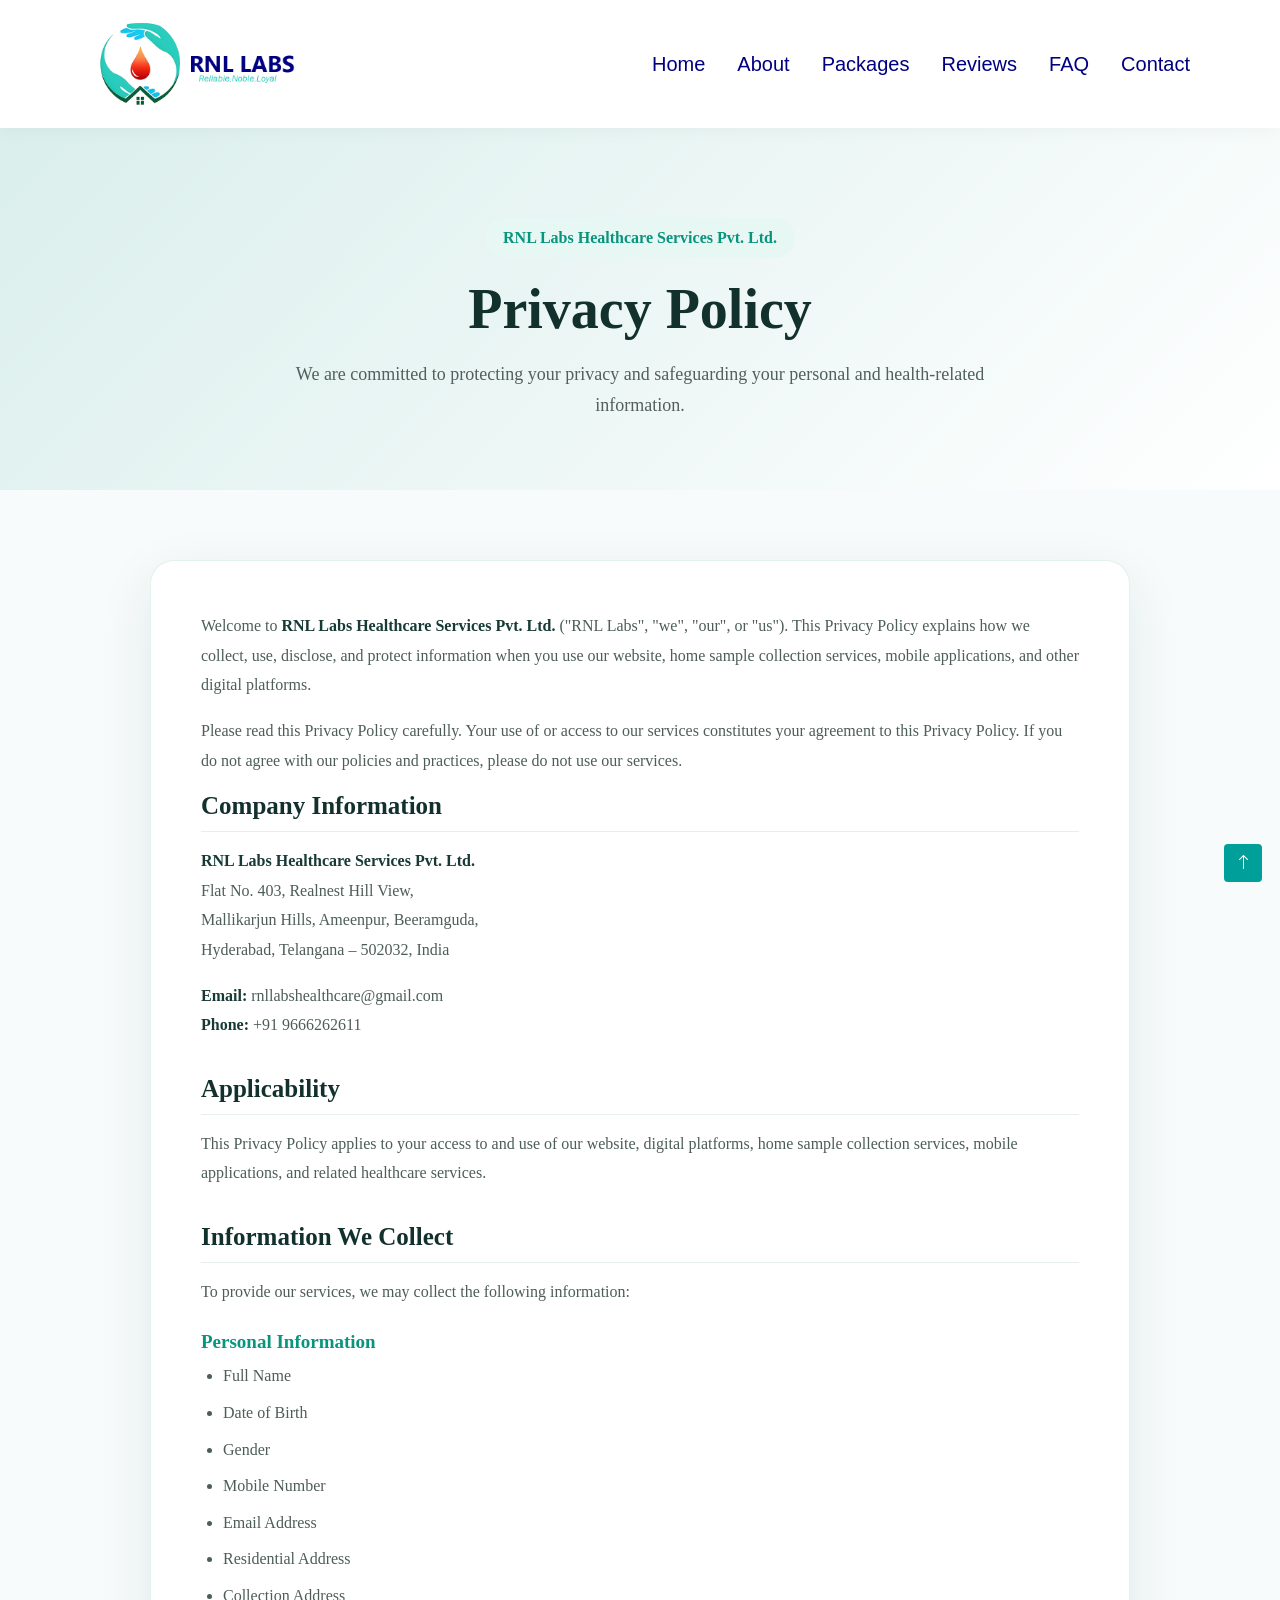
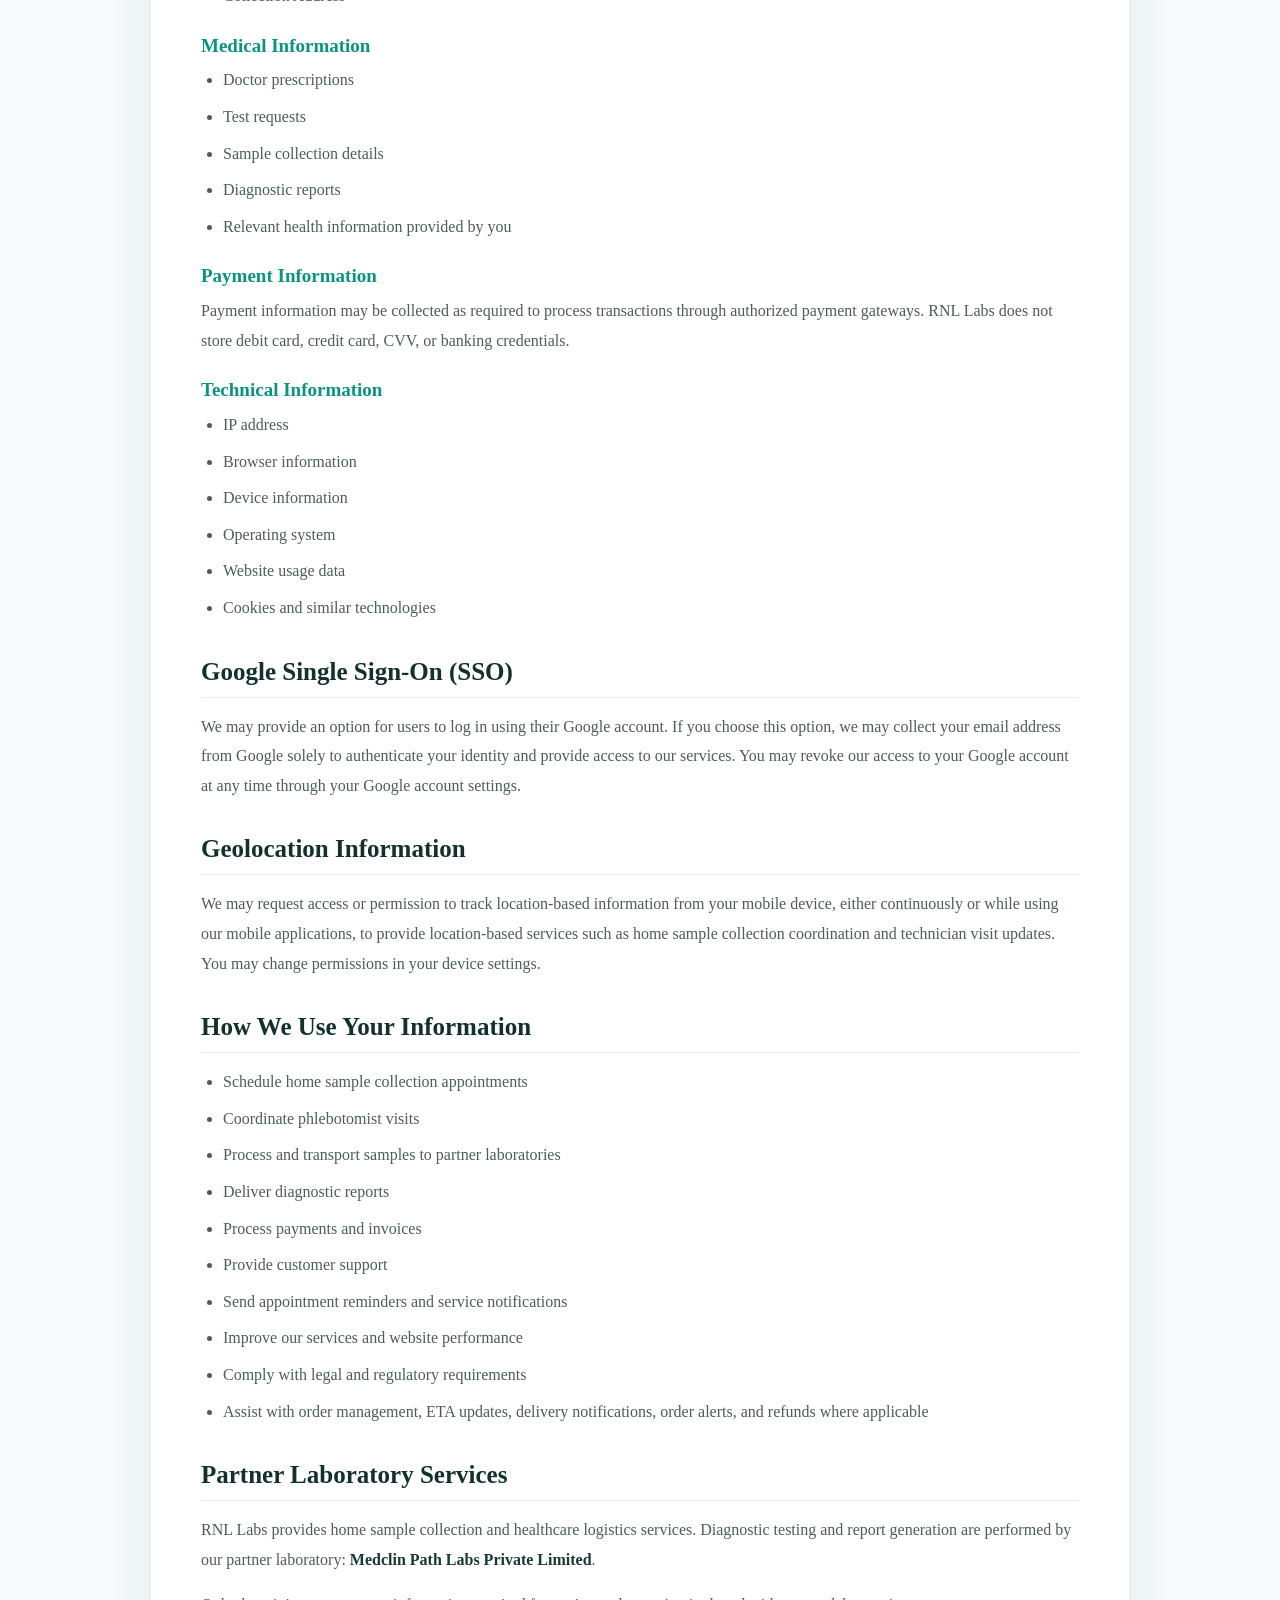
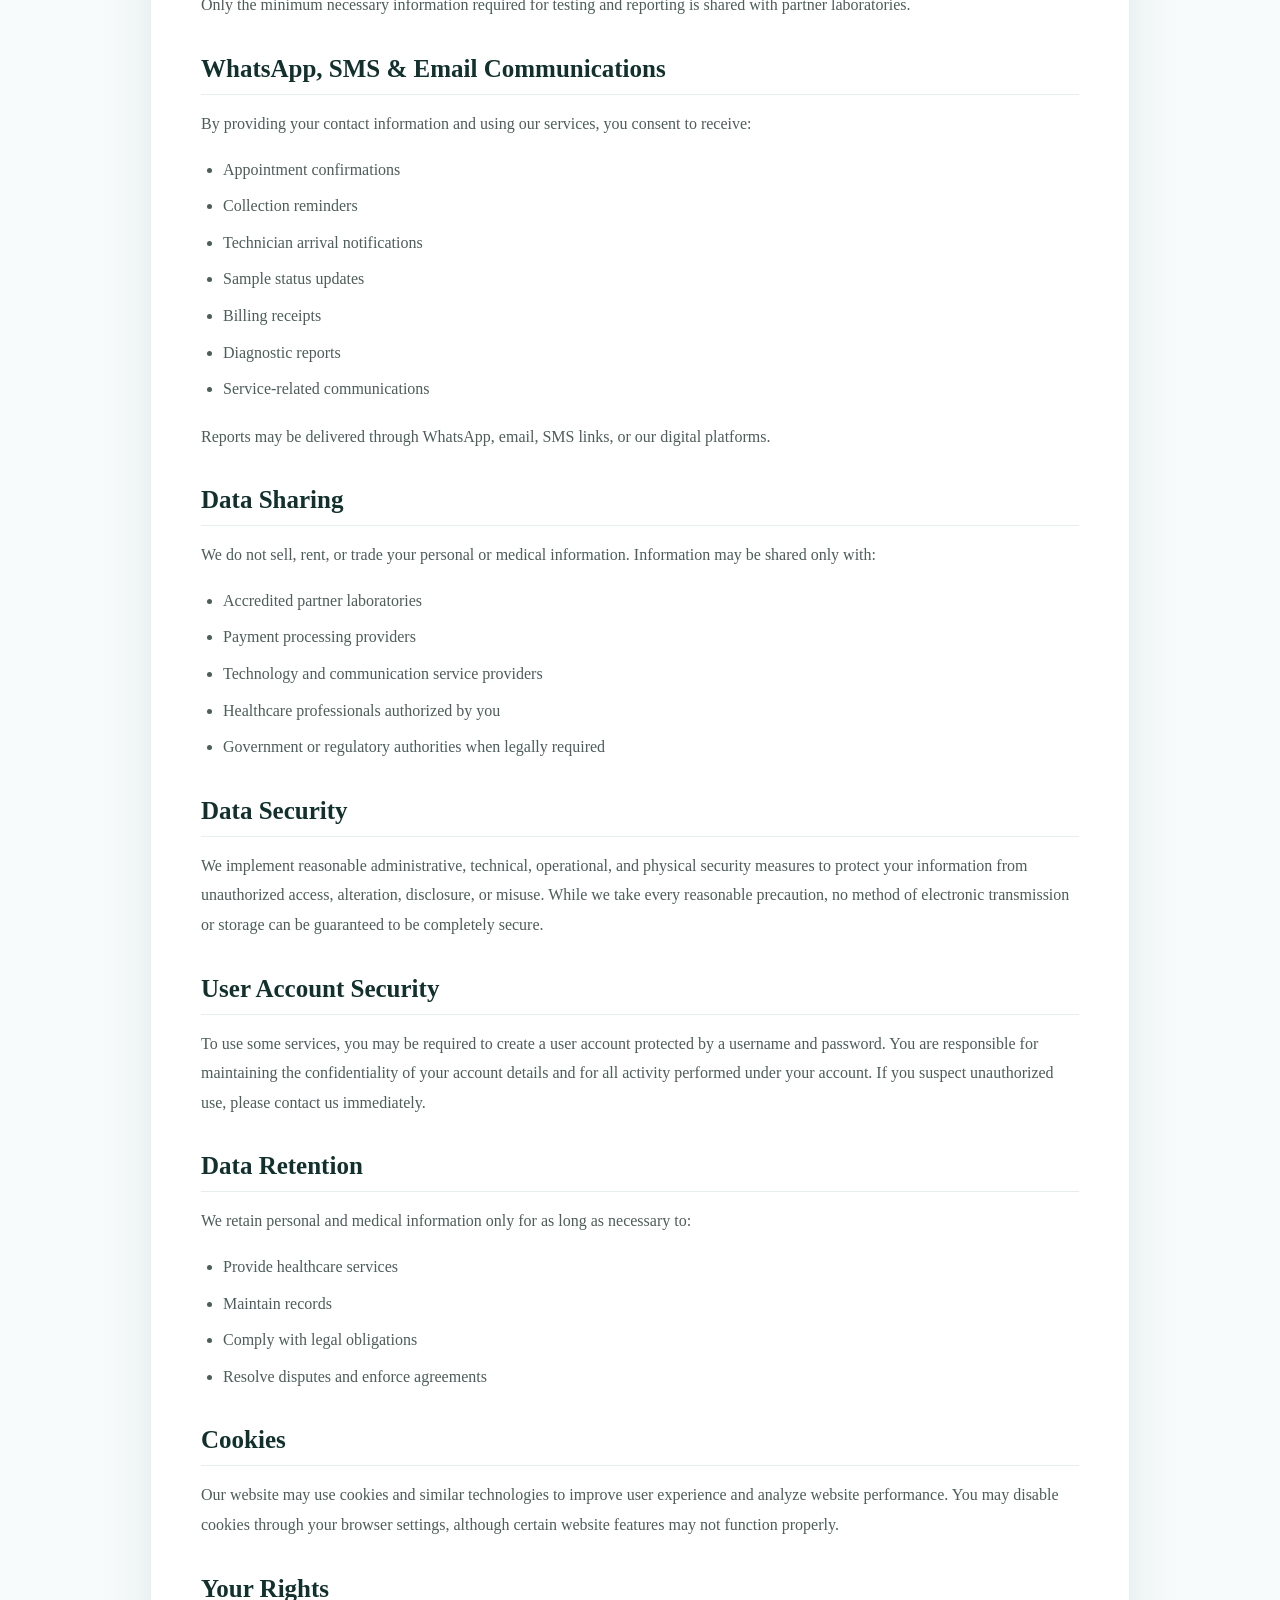
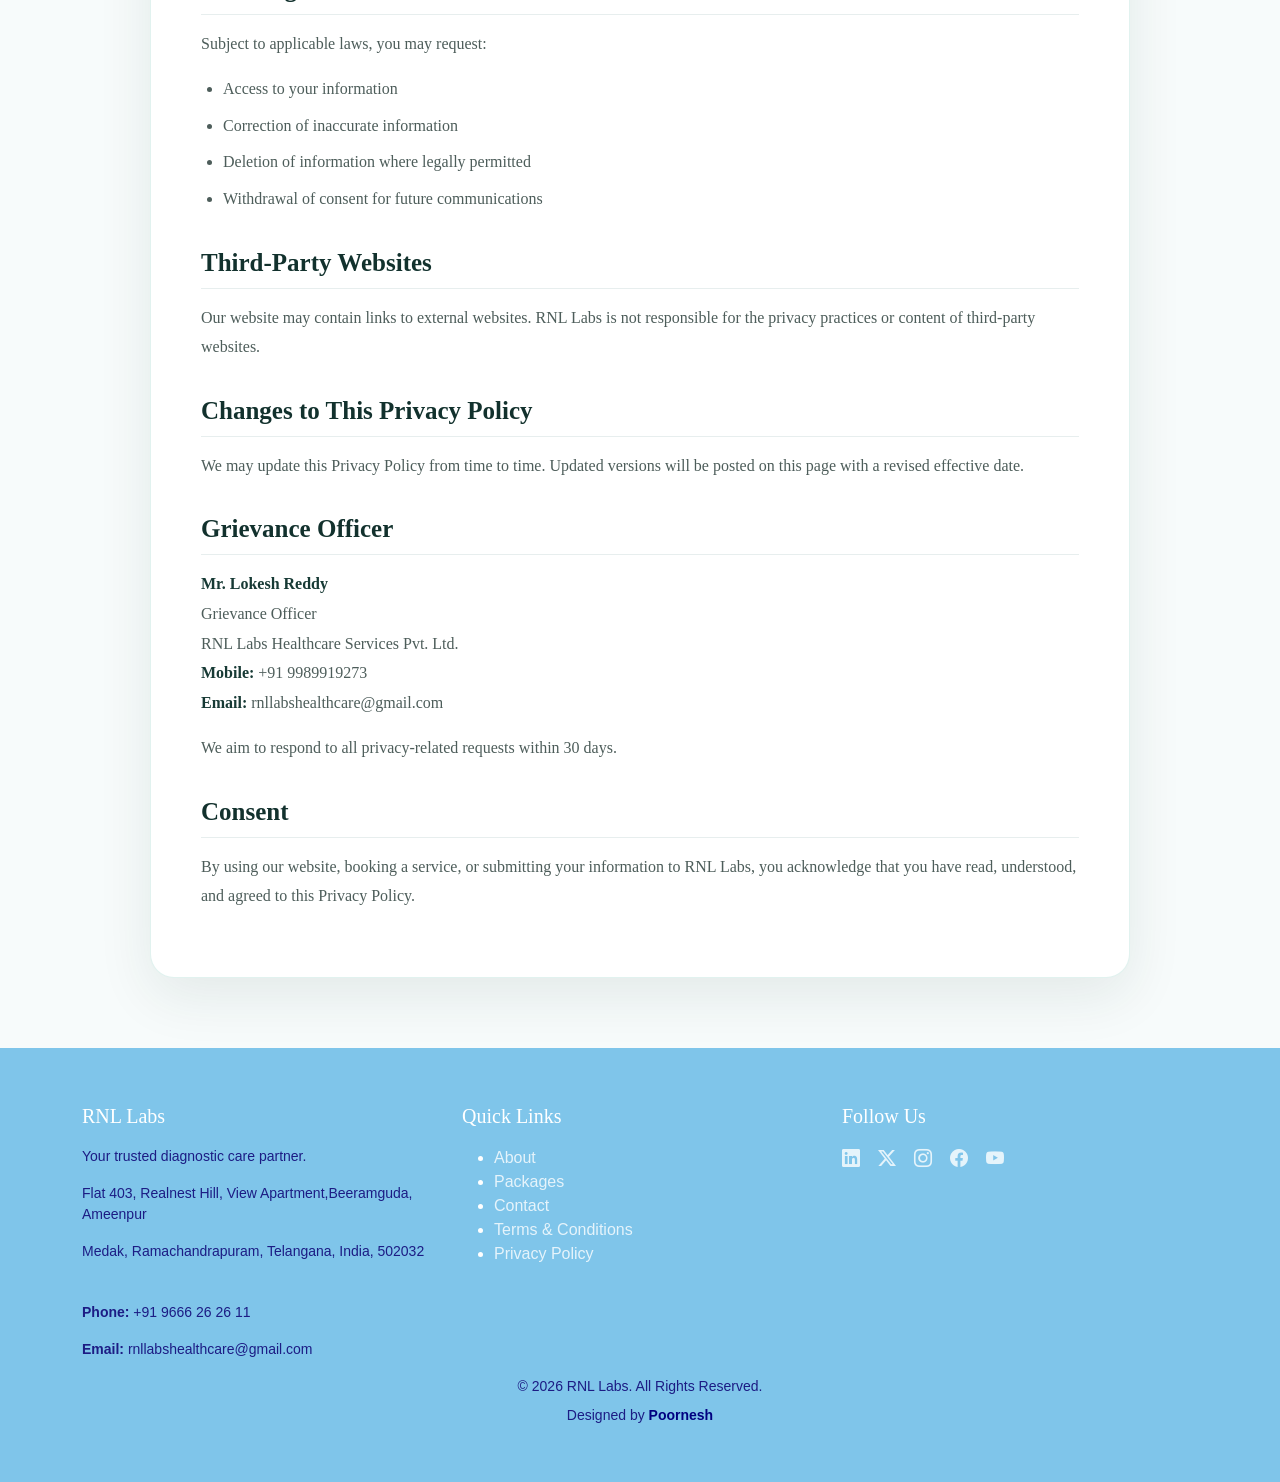
<file: privacypolicy.html>
<!doctype html>
<html lang="en">
  <head>
    <meta charset="UTF-8" />
    <meta name="viewport" content="width=device-width, initial-scale=1.0" />
    <title>Privacy Policy | RNL Labs</title>

    <link
      href="https://cdn.jsdelivr.net/npm/bootstrap@5.3.3/dist/css/bootstrap.min.css"
      rel="stylesheet"
    />
    <link
      href="https://cdn.jsdelivr.net/npm/bootstrap-icons@1.11.3/font/bootstrap-icons.css"
      rel="stylesheet"
    />
    <link
      rel="stylesheet"
      href="https://cdn.jsdelivr.net/npm/swiper@11/swiper-bundle.min.css"
    />
    <link rel="stylesheet" href="https://unpkg.com/aos@2.3.1/dist/aos.css" />
    <link rel="stylesheet" href="style.css" />
  
    <style>
      .policy-page { background: #f7fbfb; }
      .policy-hero {
        padding: 90px 0 70px;
        background: linear-gradient(135deg, rgba(9,148,125,0.12), rgba(255,255,255,0.95));
        text-align: center;
      }
      .policy-badge {
        display: inline-block;
        padding: 8px 18px;
        border-radius: 999px;
        background: #e7f7f3;
        color: #09947d;
        font-weight: 700;
        margin-bottom: 18px;
      }
      .policy-hero h1 {
        font-size: clamp(34px, 5vw, 56px);
        font-weight: 800;
        margin-bottom: 16px;
        color: #12312d;
      }
      .policy-hero p {
        max-width: 780px;
        margin: 0 auto;
        color: #52605d;
        font-size: 18px;
        line-height: 1.7;
      }
      .policy-content-section { padding: 70px 0; }
      .policy-card {
        max-width: 980px;
        margin: 0 auto;
        background: #ffffff;
        border-radius: 24px;
        padding: clamp(24px, 4vw, 50px);
        box-shadow: 0 18px 55px rgba(17, 54, 48, 0.09);
        border: 1px solid rgba(9, 148, 125, 0.12);
      }
      .policy-card h2 {
        font-size: 25px;
        font-weight: 800;
        margin-top: 34px;
        margin-bottom: 14px;
        color: #12312d;
        padding-bottom: 10px;
        border-bottom: 1px solid #e7eeee;
      }
      .policy-card h2:first-of-type { margin-top: 10px; }
      .policy-card h3 {
        font-size: 19px;
        font-weight: 700;
        margin-top: 24px;
        color: #09947d;
      }
      .policy-card p, .policy-card li {
        color: #4d5d5a;
        font-size: 16px;
        line-height: 1.85;
      }
      .policy-card ul {
        padding-left: 22px;
        margin-bottom: 18px;
      }
      .policy-card li { margin-bottom: 7px; }
      .policy-card strong { color: #173a35; }
      @media (max-width: 767px) {
        .policy-hero { padding: 65px 15px 45px; }
        .policy-content-section { padding: 40px 12px; }
        .policy-card { border-radius: 18px; }
      }
    </style>

  </head>

  <body id="top">
<nav class="navbar navbar-expand-lg main-navbar sticky-top">
      <div class="container">
        <a class="navbar-brand d-flex align-items-center gap-2" href="index.html">
          <img src="img/rnl_labs_horizontal.png" alt="RNL LABS" />
        </a>

        <button
          class="navbar-toggler"
          data-bs-toggle="collapse"
          data-bs-target="#menu"
        >
          <span class="navbar-toggler-icon"></span>
        </button>

        <div id="menu" class="collapse navbar-collapse">
          <ul class="navbar-nav ms-auto align-items-lg-center gap-lg-3">
            <li><a class="nav-link" href="index.html#home">Home</a></li>
            <li><a class="nav-link" href="index.html#about">About</a></li>
            <li><a class="nav-link" href="https://crm.rnllabs.in/tests">Packages</a></li>
            <li><a class="nav-link" href="index.html#reviews">Reviews</a></li>
            <li><a class="nav-link" href="index.html#faq">FAQ</a></li>
            <li><a class="nav-link" href="index.html#contact">Contact</a></li>
            <!-- <li><a class="btn btn-book ms-lg-2" href="index.html#contact">Book Appointment</a></li> -->
          </ul>
        </div>
      </div>
    </nav>

    <main class="policy-page">
      <section class="policy-hero">
        <div class="container">
          <span class="policy-badge">RNL Labs Healthcare Services Pvt. Ltd.</span>
          <h1>Privacy Policy</h1>
          <p>
            We are committed to protecting your privacy and safeguarding your personal and health-related information.
          </p>
        </div>
      </section>

      <section class="policy-content-section">
        <div class="container">
          <div class="policy-card">
            <p>
              Welcome to <strong>RNL Labs Healthcare Services Pvt. Ltd.</strong> ("RNL Labs", "we", "our", or "us"). This Privacy Policy explains how we collect, use, disclose, and protect information when you use our website, home sample collection services, mobile applications, and other digital platforms.
            </p>
            <p>
              Please read this Privacy Policy carefully. Your use of or access to our services constitutes your agreement to this Privacy Policy. If you do not agree with our policies and practices, please do not use our services.
            </p>

            <h2>Company Information</h2>
            <p>
              <strong>RNL Labs Healthcare Services Pvt. Ltd.</strong><br />
              Flat No. 403, Realnest Hill View,<br />
              Mallikarjun Hills, Ameenpur, Beeramguda,<br />
              Hyderabad, Telangana – 502032, India
            </p>
            <p>
              <strong>Email:</strong> rnllabshealthcare@gmail.com<br />
              <strong>Phone:</strong> +91 9666262611
            </p>

            <h2>Applicability</h2>
            <p>
              This Privacy Policy applies to your access to and use of our website, digital platforms, home sample collection services, mobile applications, and related healthcare services.
            </p>

            <h2>Information We Collect</h2>
            <p>To provide our services, we may collect the following information:</p>

            <h3>Personal Information</h3>
            <ul>
              <li>Full Name</li>
              <li>Date of Birth</li>
              <li>Gender</li>
              <li>Mobile Number</li>
              <li>Email Address</li>
              <li>Residential Address</li>
              <li>Collection Address</li>
            </ul>

            <h3>Medical Information</h3>
            <ul>
              <li>Doctor prescriptions</li>
              <li>Test requests</li>
              <li>Sample collection details</li>
              <li>Diagnostic reports</li>
              <li>Relevant health information provided by you</li>
            </ul>

            <h3>Payment Information</h3>
            <p>
              Payment information may be collected as required to process transactions through authorized payment gateways. RNL Labs does not store debit card, credit card, CVV, or banking credentials.
            </p>

            <h3>Technical Information</h3>
            <ul>
              <li>IP address</li>
              <li>Browser information</li>
              <li>Device information</li>
              <li>Operating system</li>
              <li>Website usage data</li>
              <li>Cookies and similar technologies</li>
            </ul>

            <h2>Google Single Sign-On (SSO)</h2>
            <p>
              We may provide an option for users to log in using their Google account. If you choose this option, we may collect your email address from Google solely to authenticate your identity and provide access to our services. You may revoke our access to your Google account at any time through your Google account settings.
            </p>

            <h2>Geolocation Information</h2>
            <p>
              We may request access or permission to track location-based information from your mobile device, either continuously or while using our mobile applications, to provide location-based services such as home sample collection coordination and technician visit updates. You may change permissions in your device settings.
            </p>

            <h2>How We Use Your Information</h2>
            <ul>
              <li>Schedule home sample collection appointments</li>
              <li>Coordinate phlebotomist visits</li>
              <li>Process and transport samples to partner laboratories</li>
              <li>Deliver diagnostic reports</li>
              <li>Process payments and invoices</li>
              <li>Provide customer support</li>
              <li>Send appointment reminders and service notifications</li>
              <li>Improve our services and website performance</li>
              <li>Comply with legal and regulatory requirements</li>
              <li>Assist with order management, ETA updates, delivery notifications, order alerts, and refunds where applicable</li>
            </ul>

            <h2>Partner Laboratory Services</h2>
            <p>
              RNL Labs provides home sample collection and healthcare logistics services. Diagnostic testing and report generation are performed by our partner laboratory: <strong>Medclin Path Labs Private Limited</strong>.
            </p>
            <p>
              Only the minimum necessary information required for testing and reporting is shared with partner laboratories.
            </p>

            <h2>WhatsApp, SMS & Email Communications</h2>
            <p>By providing your contact information and using our services, you consent to receive:</p>
            <ul>
              <li>Appointment confirmations</li>
              <li>Collection reminders</li>
              <li>Technician arrival notifications</li>
              <li>Sample status updates</li>
              <li>Billing receipts</li>
              <li>Diagnostic reports</li>
              <li>Service-related communications</li>
            </ul>
            <p>
              Reports may be delivered through WhatsApp, email, SMS links, or our digital platforms.
            </p>

            <h2>Data Sharing</h2>
            <p>We do not sell, rent, or trade your personal or medical information. Information may be shared only with:</p>
            <ul>
              <li>Accredited partner laboratories</li>
              <li>Payment processing providers</li>
              <li>Technology and communication service providers</li>
              <li>Healthcare professionals authorized by you</li>
              <li>Government or regulatory authorities when legally required</li>
            </ul>

            <h2>Data Security</h2>
            <p>
              We implement reasonable administrative, technical, operational, and physical security measures to protect your information from unauthorized access, alteration, disclosure, or misuse. While we take every reasonable precaution, no method of electronic transmission or storage can be guaranteed to be completely secure.
            </p>

            <h2>User Account Security</h2>
            <p>
              To use some services, you may be required to create a user account protected by a username and password. You are responsible for maintaining the confidentiality of your account details and for all activity performed under your account. If you suspect unauthorized use, please contact us immediately.
            </p>

            <h2>Data Retention</h2>
            <p>We retain personal and medical information only for as long as necessary to:</p>
            <ul>
              <li>Provide healthcare services</li>
              <li>Maintain records</li>
              <li>Comply with legal obligations</li>
              <li>Resolve disputes and enforce agreements</li>
            </ul>

            <h2>Cookies</h2>
            <p>
              Our website may use cookies and similar technologies to improve user experience and analyze website performance. You may disable cookies through your browser settings, although certain website features may not function properly.
            </p>

            <h2>Your Rights</h2>
            <p>Subject to applicable laws, you may request:</p>
            <ul>
              <li>Access to your information</li>
              <li>Correction of inaccurate information</li>
              <li>Deletion of information where legally permitted</li>
              <li>Withdrawal of consent for future communications</li>
            </ul>

            <h2>Third-Party Websites</h2>
            <p>
              Our website may contain links to external websites. RNL Labs is not responsible for the privacy practices or content of third-party websites.
            </p>

            <h2>Changes to This Privacy Policy</h2>
            <p>
              We may update this Privacy Policy from time to time. Updated versions will be posted on this page with a revised effective date.
            </p>

            <h2>Grievance Officer</h2>
            <p>
              <strong>Mr. Lokesh Reddy</strong><br />
              Grievance Officer<br />
              RNL Labs Healthcare Services Pvt. Ltd.<br />
              <strong>Mobile:</strong> +91 9989919273<br />
              <strong>Email:</strong> rnllabshealthcare@gmail.com
            </p>
            <p>We aim to respond to all privacy-related requests within 30 days.</p>

            <h2>Consent</h2>
            <p>
              By using our website, booking a service, or submitting your information to RNL Labs, you acknowledge that you have read, understood, and agreed to this Privacy Policy.
            </p>
          </div>
        </div>
      </section>
    </main>

<footer class="footer section-space-sm">
      <div class="container">
        <div class="row g-4">
          <div class="col-md-4">
            <h5>RNL Labs</h5>
            <p>Your trusted diagnostic care partner.</p>
            <p>Flat 403, Realnest Hill, View Apartment,Beeramguda, Ameenpur</p>
            <p>Medak, Ramachandrapuram, Telangana, India, 502032</p>
            <br />
            <p><b>Phone: </b> +91 9666 26 26 11</p>
            <p><b>Email: </b>rnllabshealthcare@gmail.com</p>
          </div>
          <div class="col-md-4">
            <h5>Quick Links</h5>
            <ul>
              <li><a href="index.html#about">About</a></li>
              <li><a href="index.html#packages">Packages</a></li>
              <li><a href="index.html#contact">Contact</a></li>
              <li><a href="termsconditions.html">Terms & Conditions</a></li>
              <li><a href="privacypolicy.html">Privacy Policy</a></li>
            </ul>
          </div>
          <div class="col-md-4">
            <h5>Follow Us</h5>
            <div class="socials">
              <a href="https://linkedin.com"><i class="bi bi-linkedin"></i></a>
              <a href="https://x.com/home?lang=en"
                ><i class="bi bi-twitter-x"></i
              ></a>
              <a href="https://instagram.com"
                ><i class="bi bi-instagram"></i
              ></a>
              <a href="https://www.facebook.com/profile.php?id=61588348987397"
                ><i class="bi bi-facebook"></i
              ></a>
              <a href="https://www.youtube.com/@rnllabshealthcare">
                <i class="bi bi-youtube"></i>
              </a>
            </div>
          </div>
        </div>

        <div class="copyright">
          <p>© 2026 RNL Labs. All Rights Reserved.</p>

          <p class="design">
            Designed by <a href="https://poornesh.com">Poornesh</a>
          </p>
        </div>
      </div>
    </footer>

    
<a href="#top" class="back-top"><i class="bi bi-arrow-up"></i></a>

    <script src="https://cdn.jsdelivr.net/npm/bootstrap@5.3.3/dist/js/bootstrap.bundle.min.js"></script>
    <script src="https://cdn.jsdelivr.net/npm/swiper@11/swiper-bundle.min.js"></script>
    <script src="https://unpkg.com/aos@2.3.1/dist/aos.js"></script>
    <script src="app.js"></script>
  </body>
</html>
</file>
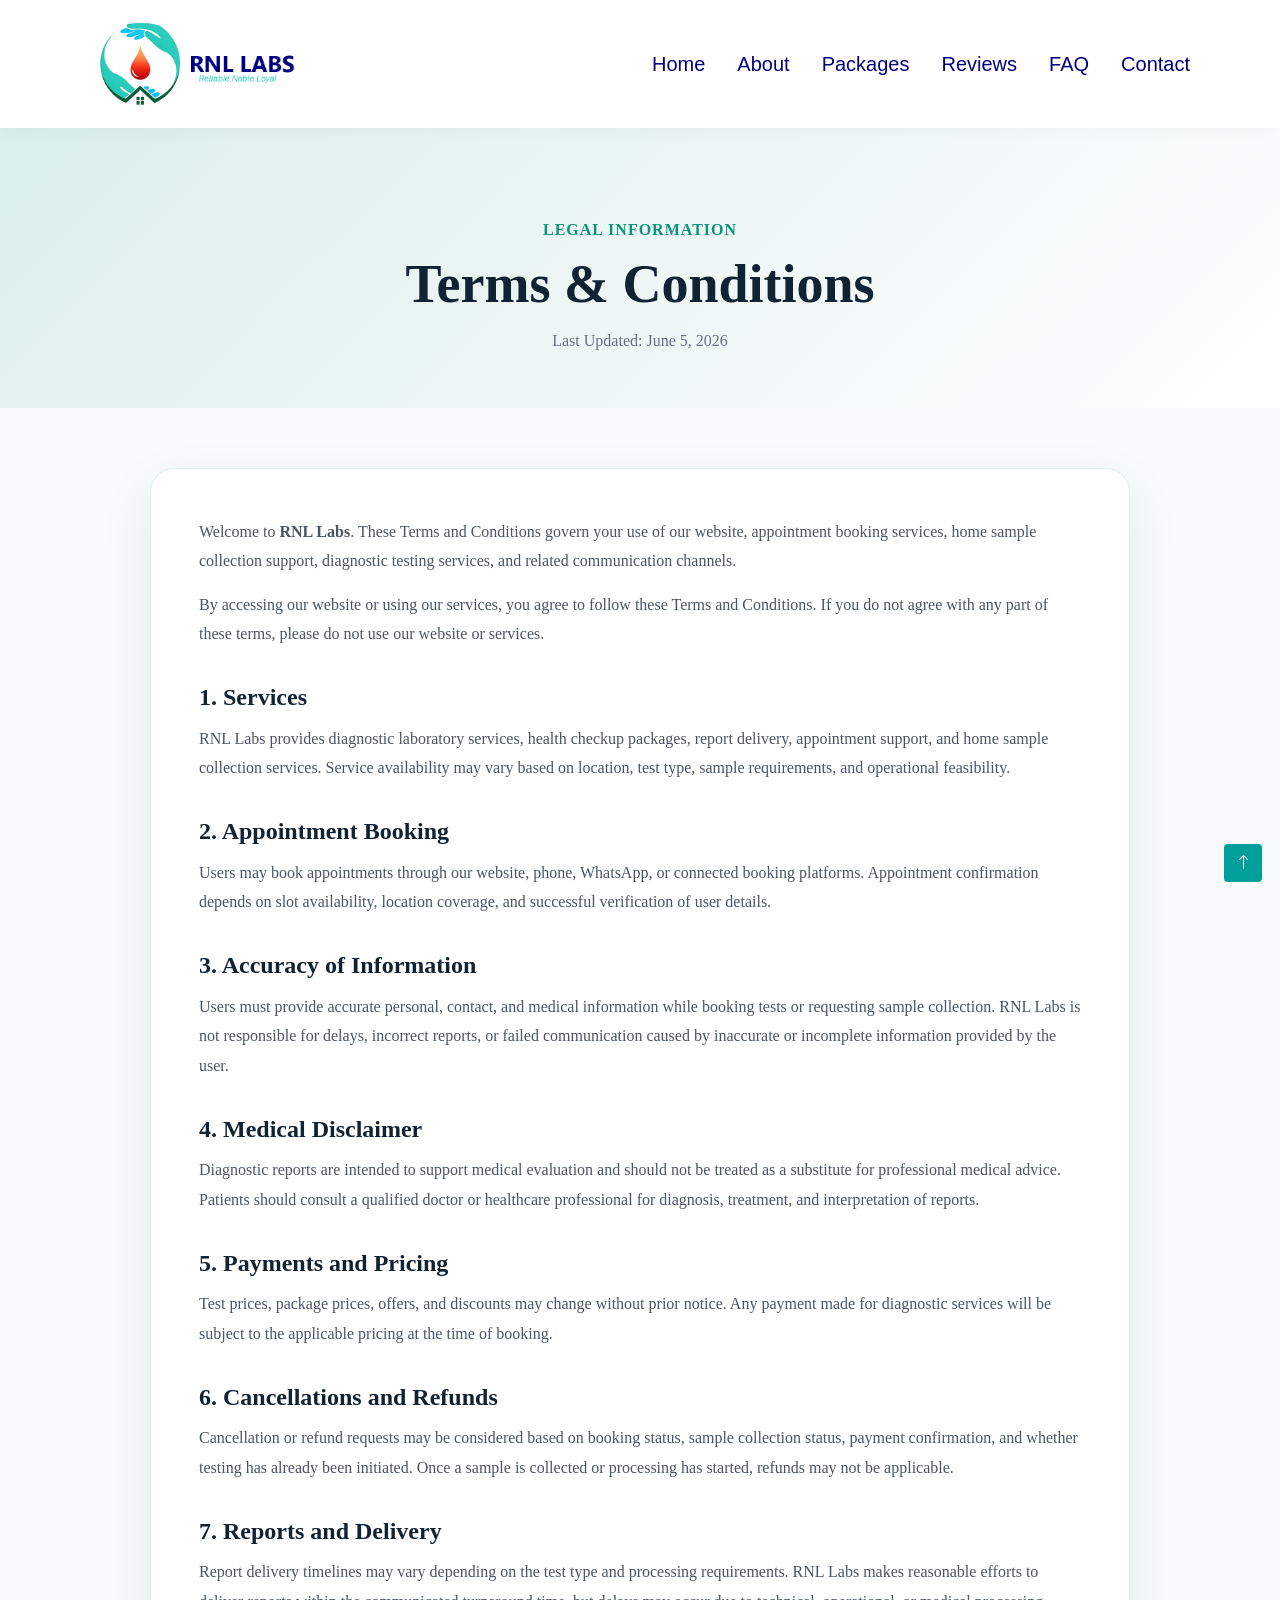
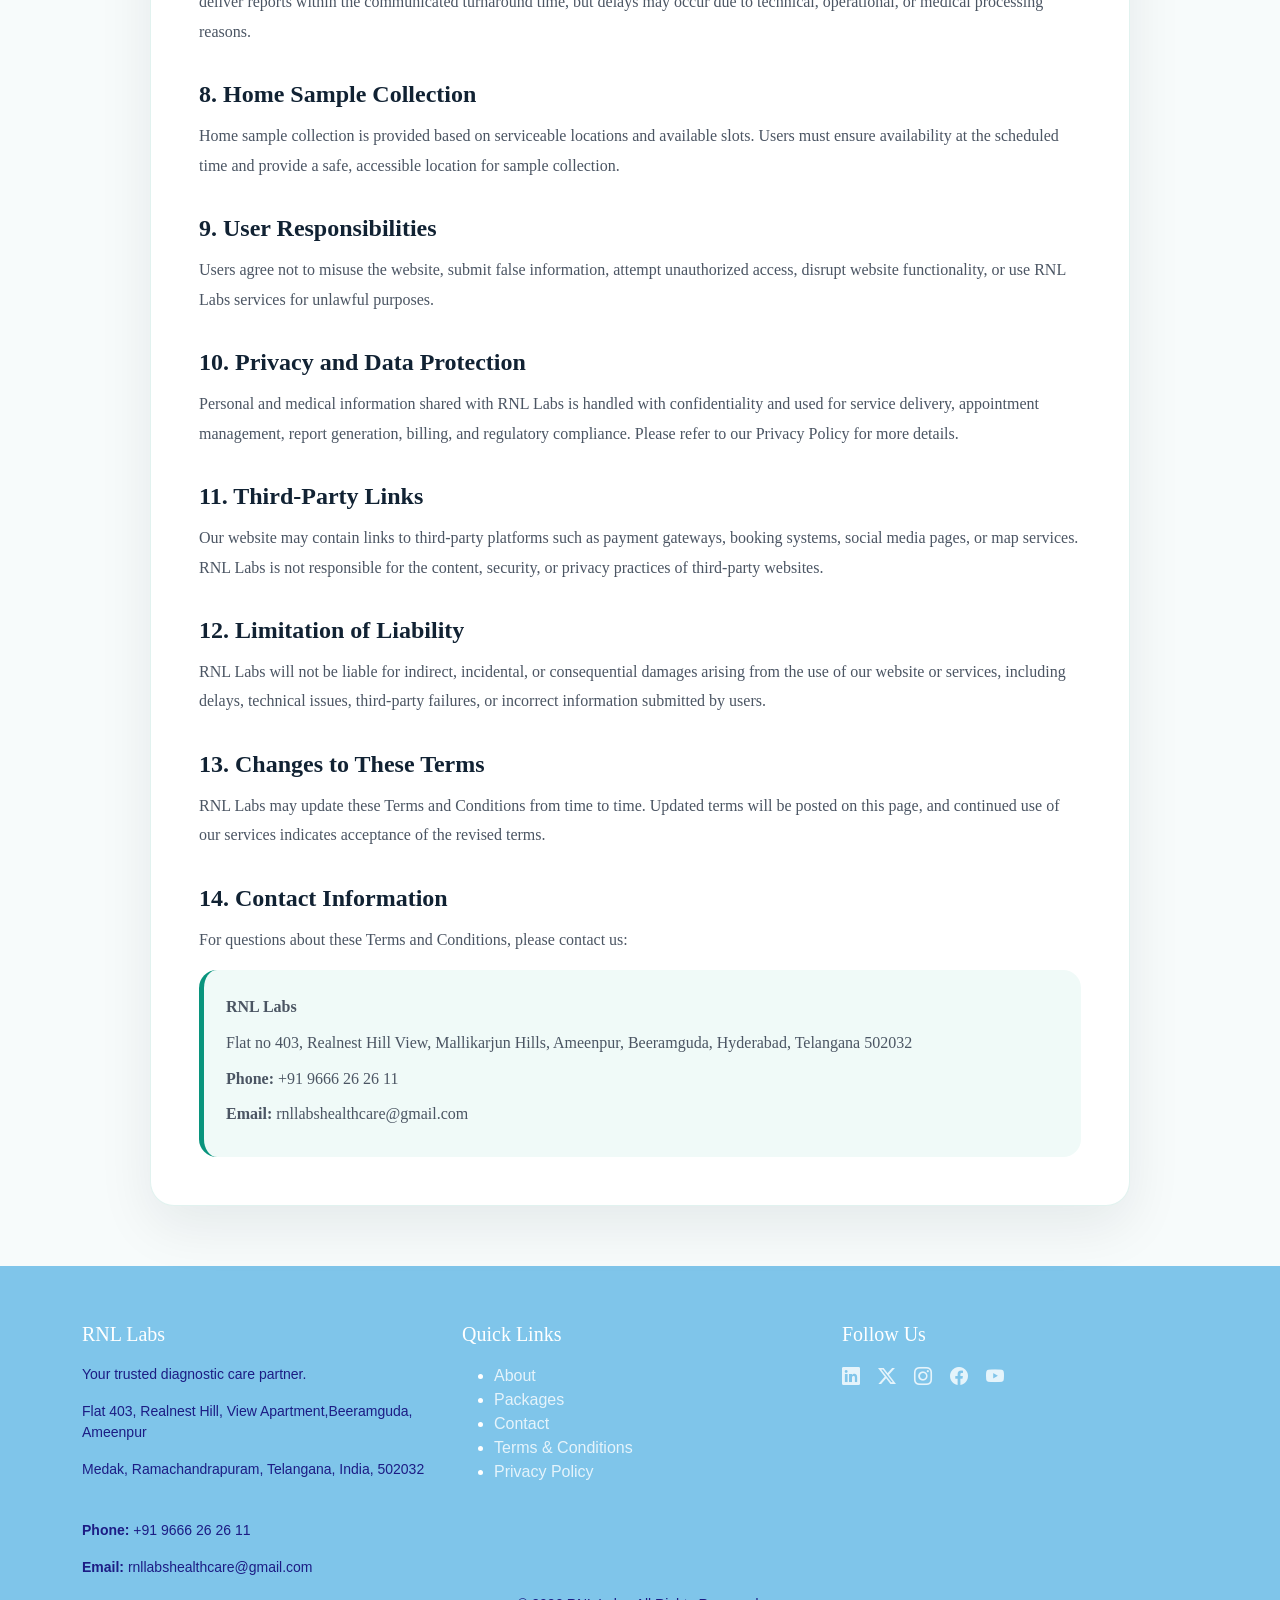
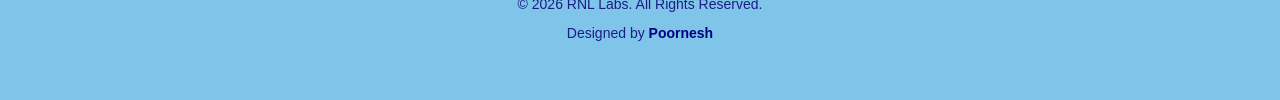
<file: termsconditions.html>
<!doctype html>
<html lang="en">
  <head>
    <meta charset="UTF-8" />
    <meta name="viewport" content="width=device-width, initial-scale=1.0" />
    <title>Terms & Conditions | RNL Labs</title>

    <link
      href="https://cdn.jsdelivr.net/npm/bootstrap@5.3.3/dist/css/bootstrap.min.css"
      rel="stylesheet"
    />
    <link
      href="https://cdn.jsdelivr.net/npm/bootstrap-icons@1.11.3/font/bootstrap-icons.css"
      rel="stylesheet"
    />
    <link
      rel="stylesheet"
      href="https://cdn.jsdelivr.net/npm/swiper@11/swiper-bundle.min.css"
    />
    <link rel="stylesheet" href="https://unpkg.com/aos@2.3.1/dist/aos.css" />
    <link rel="stylesheet" href="style.css" />
  
    <style>
      .terms-main {
        background: #f7fbfb;
      }

      .terms-hero {
        padding: 90px 20px 55px;
        background: linear-gradient(135deg, rgba(9,148,125,0.12), rgba(255,255,255,1));
      }

      .terms-eyebrow {
        color: #09947d;
        font-weight: 700;
        text-transform: uppercase;
        letter-spacing: 1px;
        margin-bottom: 10px;
      }

      .terms-hero h1 {
        font-size: clamp(34px, 5vw, 54px);
        font-weight: 800;
        color: #123;
        margin-bottom: 12px;
      }

      .terms-updated {
        color: #667085;
        margin-bottom: 0;
      }

      .terms-content-section {
        padding: 60px 20px;
      }

      .terms-card {
        max-width: 980px;
        margin: 0 auto;
        background: #ffffff;
        border-radius: 24px;
        padding: clamp(24px, 4vw, 48px);
        box-shadow: 0 20px 55px rgba(15, 23, 42, 0.08);
        border: 1px solid rgba(9, 148, 125, 0.12);
      }

      .terms-card h2 {
        font-size: 24px;
        font-weight: 800;
        color: #123;
        margin-top: 34px;
        margin-bottom: 12px;
      }

      .terms-card p {
        color: #4b5563;
        font-size: 16px;
        line-height: 1.85;
        margin-bottom: 14px;
      }

      .terms-contact-box {
        margin-top: 16px;
        padding: 22px;
        border-radius: 18px;
        background: #f0faf8;
        border-left: 5px solid #09947d;
      }

      .terms-contact-box p {
        margin-bottom: 6px;
      }

      @media (max-width: 575px) {
        .terms-hero {
          padding: 70px 16px 40px;
        }

        .terms-content-section {
          padding: 35px 14px;
        }

        .terms-card {
          border-radius: 18px;
        }
      }
    </style>
 </head>
  <body id="top">
    <nav class="navbar navbar-expand-lg main-navbar sticky-top">
      <div class="container">
        <a class="navbar-brand d-flex align-items-center gap-2" href="index.html">
          <img src="img/rnl_labs_horizontal.png" alt="RNL LABS" />
        </a>

        <button
          class="navbar-toggler"
          data-bs-toggle="collapse"
          data-bs-target="#menu"
        >
          <span class="navbar-toggler-icon"></span>
        </button>

        <div id="menu" class="collapse navbar-collapse">
          <ul class="navbar-nav ms-auto align-items-lg-center gap-lg-3">
            <li><a class="nav-link" href="index.html#home">Home</a></li>
            <li><a class="nav-link" href="index.html#about">About</a></li>
            <li><a class="nav-link" href="https://crm.rnllabs.in/tests">Packages</a></li>
            <li><a class="nav-link" href="index.html#reviews">Reviews</a></li>
            <li><a class="nav-link" href="index.html#faq">FAQ</a></li>
            <li><a class="nav-link" href="index.html#contact">Contact</a></li>
            <!-- <li><a class="btn btn-book ms-lg-2" href="index.html#contact">Book Appointment</a></li> -->
          </ul>
        </div>
      </div>
    </nav>

    <main class="terms-main">
      <section class="terms-hero">
        <div class="container text-center" data-aos="fade-up">
          <p class="terms-eyebrow">Legal Information</p>
          <h1>Terms &amp; Conditions</h1>
          <p class="terms-updated">Last Updated: June 5, 2026</p>
        </div>
      </section>

      <section class="terms-content-section">
        <div class="container">
          <div class="terms-card" data-aos="fade-up">
            <p>
              Welcome to <strong>RNL Labs</strong>. These Terms and Conditions govern your use of our website,
              appointment booking services, home sample collection support, diagnostic testing services, and
              related communication channels.
            </p>

            <p>
              By accessing our website or using our services, you agree to follow these Terms and Conditions.
              If you do not agree with any part of these terms, please do not use our website or services.
            </p>

            <h2>1. Services</h2>
            <p>
              RNL Labs provides diagnostic laboratory services, health checkup packages, report delivery,
              appointment support, and home sample collection services. Service availability may vary based on
              location, test type, sample requirements, and operational feasibility.
            </p>

            <h2>2. Appointment Booking</h2>
            <p>
              Users may book appointments through our website, phone, WhatsApp, or connected booking platforms.
              Appointment confirmation depends on slot availability, location coverage, and successful verification
              of user details.
            </p>

            <h2>3. Accuracy of Information</h2>
            <p>
              Users must provide accurate personal, contact, and medical information while booking tests or
              requesting sample collection. RNL Labs is not responsible for delays, incorrect reports, or failed
              communication caused by inaccurate or incomplete information provided by the user.
            </p>

            <h2>4. Medical Disclaimer</h2>
            <p>
              Diagnostic reports are intended to support medical evaluation and should not be treated as a substitute
              for professional medical advice. Patients should consult a qualified doctor or healthcare professional
              for diagnosis, treatment, and interpretation of reports.
            </p>

            <h2>5. Payments and Pricing</h2>
            <p>
              Test prices, package prices, offers, and discounts may change without prior notice. Any payment made
              for diagnostic services will be subject to the applicable pricing at the time of booking.
            </p>

            <h2>6. Cancellations and Refunds</h2>
            <p>
              Cancellation or refund requests may be considered based on booking status, sample collection status,
              payment confirmation, and whether testing has already been initiated. Once a sample is collected or
              processing has started, refunds may not be applicable.
            </p>

            <h2>7. Reports and Delivery</h2>
            <p>
              Report delivery timelines may vary depending on the test type and processing requirements. RNL Labs
              makes reasonable efforts to deliver reports within the communicated turnaround time, but delays may
              occur due to technical, operational, or medical processing reasons.
            </p>

            <h2>8. Home Sample Collection</h2>
            <p>
              Home sample collection is provided based on serviceable locations and available slots. Users must
              ensure availability at the scheduled time and provide a safe, accessible location for sample collection.
            </p>

            <h2>9. User Responsibilities</h2>
            <p>
              Users agree not to misuse the website, submit false information, attempt unauthorized access, disrupt
              website functionality, or use RNL Labs services for unlawful purposes.
            </p>

            <h2>10. Privacy and Data Protection</h2>
            <p>
              Personal and medical information shared with RNL Labs is handled with confidentiality and used for
              service delivery, appointment management, report generation, billing, and regulatory compliance.
              Please refer to our Privacy Policy for more details.
            </p>

            <h2>11. Third-Party Links</h2>
            <p>
              Our website may contain links to third-party platforms such as payment gateways, booking systems,
              social media pages, or map services. RNL Labs is not responsible for the content, security, or privacy
              practices of third-party websites.
            </p>

            <h2>12. Limitation of Liability</h2>
            <p>
              RNL Labs will not be liable for indirect, incidental, or consequential damages arising from the use
              of our website or services, including delays, technical issues, third-party failures, or incorrect
              information submitted by users.
            </p>

            <h2>13. Changes to These Terms</h2>
            <p>
              RNL Labs may update these Terms and Conditions from time to time. Updated terms will be posted on
              this page, and continued use of our services indicates acceptance of the revised terms.
            </p>

            <h2>14. Contact Information</h2>
            <p>
              For questions about these Terms and Conditions, please contact us:
            </p>
            <div class="terms-contact-box">
              <p><strong>RNL Labs</strong></p>
              <p>Flat no 403, Realnest Hill View, Mallikarjun Hills, Ameenpur, Beeramguda, Hyderabad, Telangana 502032</p>
              <p><strong>Phone:</strong> +91 9666 26 26 11</p>
              <p><strong>Email:</strong> rnllabshealthcare@gmail.com</p>
            </div>
          </div>
        </div>
      </section>
    </main>

    <footer class="footer section-space-sm">
      <div class="container">
        <div class="row g-4">
          <div class="col-md-4">
            <h5>RNL Labs</h5>
            <p>Your trusted diagnostic care partner.</p>
            <p>Flat 403, Realnest Hill, View Apartment,Beeramguda, Ameenpur</p>
            <p>Medak, Ramachandrapuram, Telangana, India, 502032</p>
            <br />
            <p><b>Phone: </b> +91 9666 26 26 11</p>
            <p><b>Email: </b>rnllabshealthcare@gmail.com</p>
          </div>
          <div class="col-md-4">
            <h5>Quick Links</h5>
            <ul>
              <li><a href="index.html#about">About</a></li>
              <li><a href="https://crm.rnllabs.in/tests">Packages</a></li>
              <li><a href="index.html#contact">Contact</a></li>
              <li><a href="termsconditions.html">Terms & Conditions</a></li>
              <li><a href="privacypolicy.html">Privacy Policy</a></li>

            </ul>
          </div>
          <div class="col-md-4">
            <h5>Follow Us</h5>
            <div class="socials">
              <a href="https://linkedin.com"><i class="bi bi-linkedin"></i></a>
              <a href="https://x.com/home?lang=en"
                ><i class="bi bi-twitter-x"></i
              ></a>
              <a href="https://instagram.com"
                ><i class="bi bi-instagram"></i
              ></a>
              <a href="https://www.facebook.com/profile.php?id=61588348987397"
                ><i class="bi bi-facebook"></i
              ></a>
              <a href="https://www.youtube.com/@rnllabshealthcare">
                <i class="bi bi-youtube"></i>
              </a>
            </div>
          </div>
        </div>

        <div class="copyright">
          <p>© 2026 RNL Labs. All Rights Reserved.</p>

          <p class="design">
            Designed by <a href="https://poornesh.com">Poornesh</a>
          </p>
        </div>
      </div>
    </footer>

    <a href="#top" class="back-top"><i class="bi bi-arrow-up"></i></a>

    <script src="https://cdn.jsdelivr.net/npm/bootstrap@5.3.3/dist/js/bootstrap.bundle.min.js"></script>
    <script src="https://cdn.jsdelivr.net/npm/swiper@11/swiper-bundle.min.js"></script>
    <script src="https://unpkg.com/aos@2.3.1/dist/aos.js"></script>
    <script src="app.js"></script>
  
  </body>
</html>
</file>
<file: style.css>
:root {
  --bg: #7fc5ea;
  --bg-dark: #67afd5;
  --primary: #009f9a;
  --primary-dark: #007a75;
  --danger: #ef3347;
  --card: rgba(54, 126, 160, 0.38);
  --text: #ffffff;
  --muted: rgba(255,255,255,0.82);
}

* {
  box-sizing: border-box;
}

html {
  scroll-behavior: smooth;
}

body {
  margin: 0;
  background: var(--bg);
  color: var(--text);
  font-family: Georgia, "Times New Roman", serif;
  overflow-x: hidden;
}

img {
  max-width: 100%;
}

.section-space {
  padding: 86px 0;
}

.section-space-sm {
  padding: 56px 0;
}

.top-header {
  padding: 8px 0;
  background: #09947d;
  /* background: #88cdf0; */
  color: white;
  font-family: Arial, sans-serif;
}

.main-navbar {
  background: #fff;
  box-shadow: 0 2px 18px rgba(0,0,0,0.04);
}

.navbar-brand img {
  width: 40%;
  height: auto;
  border-radius: 50%;
}

.navbar-brand span {
  font-weight: 800;
  color: #174b63;
  letter-spacing: 1px;
}

.nav-link {
  color: #000080;
  font-family: Arial, sans-serif;
  font-size: 20px;
  font-weight: 500;
}

.nav-link:hover {
  color: #004f66;
}

.btn-book,
.btn-primary-custom {
  background: var(--primary);
  color: white;
  border-radius: 4px;
  padding: 10px 18px;
  border: none;
  font-family: Arial, sans-serif;
  font-weight: 600;
}

.btn-book {
  background: var(--danger);
}

.btn-primary-custom:hover,
.btn-book:hover {
  background: var(--primary-dark);
  color: white;
  transform: translateY(-2px);
}

.hero {
  padding: 0;
  min-height: 460px;
  background: var(--bg);
  overflow: hidden;
}

.hero-row {
  min-height: 460px;
}

.hero-content {
  padding-left: 70px;
  padding-top: 35px;
  padding-bottom: 50px;
}

.hero h1 {
  font-size: 48px;
  line-height: 1.25;
  font-weight: 700;
  color: #fff;
  max-width: 900px;
  margin-bottom: 55px;
}

.hero-text {
  color: white;
  font-size: 22px;
  font-family: Georgia, "Times New Roman", serif;
  margin-bottom: 70px;
}

.hero-actions {
  display: flex;
  align-items: center;
  gap: 42px;
}

.btn-primary-custom {
  background: #009f91;
  color: #fff;
  border-radius: 8px;
  padding: 20px 52px;
  font-size: 19px;
  font-weight: 700;
  border: 0;
}

.btn-video {
  color: #fff;
  font-size: 19px;
  font-weight: 700;
  text-decoration: none;
}

.btn-video i {
  color: #009f91;
  font-size: 32px;
  vertical-align: middle;
  margin-right: 12px;
}

.hero-image-col {
  position: relative;
  padding-right: 80px;
}

.hero-image-wrap {
  position: relative;
  width: 100%;
}

.hero-img {
  width: 100%;
  max-width: 520px;
  height: 400px;
  object-fit: cover;
  border-radius: 0 0 12px 12px;
  display: block;
  margin-left: auto;
}

.hero-stat.old-style {
  position: absolute;
  left: -50px;
  bottom: -50px;
  width: 340px;
  min-height: 150px;
  background: #ffffff;
  /* background: rgba(68, 125, 154, 0.68); */
  backdrop-filter: blur(14px);
  border-radius: 12px;
  display: flex;
  align-items: center;
  justify-content: space-around;
  box-shadow: 0 20px 45px rgba(0,0,0,0.12);
}

.hero-stat.old-style strong {
  display: block;
  color: #009f91;
  font-size: 40px;
  line-height: 1;
  font-weight: 800;
}

.hero-stat.old-style span {
  display: block;
  color: 	#1c1c84;
  font-size: 16px;
  margin-top: 10px;
  font-weight: 700;
}

@media (max-width: 991px) {
  .hero-content {
    padding: 55px 24px 30px;
    text-align: center;
  }

  .hero h1 {
    font-size: 38px;
    margin-bottom: 30px;
  }

  .hero-text {
    font-size: 18px;
    margin-bottom: 36px;
  }

  .hero-actions {
    justify-content: center;
    gap: 22px;
  }

  .hero-image-col {
    padding: 25px 24px 80px;
  }

  .hero-img {
    max-width: 100%;
    height: 300px;
    border-radius: 12px;
    margin: auto;
  }

  .hero-stat.old-style {
    left: 50%;
    transform: translateX(-50%);
    bottom: 25px;
  }
}

@media (max-width: 576px) {
  .hero-content {
    padding: 42px 18px 25px;
  }

  .hero h1 {
    font-size: 31px;
    line-height: 1.25;
  }

  .hero-actions {
    flex-direction: column;
    gap: 18px;
  }

  .btn-primary-custom {
    padding: 15px 32px;
    font-size: 16px;
  }

  .hero-stat.old-style {
    width: 88%;
    min-height: 120px;
  }

  .hero-stat.old-style strong {
    font-size: 30px;
  }

  .hero-stat.old-style span {
    font-size: 14px;
  }
}



.home-sample-bar {
  background: #09947d;
  padding: 8px 0;
  overflow: hidden;
}

.scooter-slider {
  width: 100%;
  overflow: hidden;
  position: relative;
  height: 76px;
}

.scooter-track {
  position: absolute;
  top: 0;
  left: -260px;
  animation: scooterMove 12s linear infinite;
}

.scooter-track img {
  height: 70px;
  width: auto;
  display: block;
}

.appointment-btn {
  background: #ef3347;
  border: none;
  padding: 13px 22px;
  font-weight: 700;
  border-radius: 6px;
  white-space: nowrap;
}

@keyframes scooterMove {
  0% {
    transform: translateX(-260px);
  }

  100% {
    transform: translateX(calc(100vw + 260px));
  }
}

@media (max-width: 768px) {
  .home-sample-bar {
    padding: 10px 0 14px;
  }

  .scooter-slider {
    height: 64px;
  }

  .scooter-track img {
    height: 58px;
  }

  .appointment-btn {
    width: auto;
    font-size: 14px;
    padding: 10px 16px;
  }
}




.glass-card {
  background: var(--card);
  /* background: var(--card); */
  backdrop-filter: blur(14px);
  -webkit-backdrop-filter: blur(14px);
  border: 1px solid rgba(255,255,255,0.18);
  box-shadow: 0 12px 30px rgba(0,0,0,0.08);
}

.service-card {
  min-height: 170px;
  padding: 34px 22px;
  text-align: center;
  transition: 0.3s ease;
}

.service-card:hover,
.package-card:hover,
.review-card:hover {
  transform: translateY(-8px);
}

.service-card i {
  width: 52px;
  height: 52px;
  background: rgba(0,159,154,0.25);
  color: var(--primary);
  border-radius: 50%;
  display: grid;
  place-items: center;
  margin: 0 auto 18px;
  font-size: 22px;
}

.service-card h5 {
  font-size: 18px;
}

.service-card p,
.about p,
.review-card p,
.footer p {
  font-family: Arial, sans-serif;
  color: #1c1c84;
  /* color: var(--muted); */
  font-size: 14px;
}

.section-title {
  font-size: clamp(28px, 4vw, 42px);
}

.about h3 {
  font-size: clamp(30px, 4vw, 48px);
  line-height: 1.1;
  max-width: 560px;
}

.stats-row {
  display: flex;
  gap: 32px;
  flex-wrap: wrap;
  margin-top: 30px;
}

.stats-row strong {
  display: block;
  font-size: 30px;
}

.stats-row span {
  font-family: Arial, sans-serif;
  color: var(--muted);
  font-size: 13px;
}

.about-img-box {
  position: relative;
}

.about-img-box img {
  width: 100%;
  height: 430px;
  object-fit: cover;
  border-radius: 8px;
}


.old-about {
  background: var(--bg);
  padding: 0;
  overflow: hidden;
}

.old-about .row {
  min-height: 520px;
}

.about-left {
  padding: 0 55px 45px;
}

.about-left h2 {
  color: #fff;
  font-size: 31px;
  line-height: 1.6;
  font-weight: 700;
  max-width: 920px;
  margin-bottom: 60px;
}

.about-left p {
  color: #fff;
  font-size: 21px;
  line-height: 1.55;
  font-family: Georgia, "Times New Roman", serif;
  max-width: 880px;
  margin-bottom: 80px;
}

.about-stats {
  display: flex;
  justify-content: space-between;
  gap: 35px;
  max-width: 830px;
  margin-bottom: 85px;
}

.about-stats strong {
  display: block;
  color: #fff;
  font-size: 50px;
  line-height: 1;
  font-weight: 500;
}

.about-stats strong span {
  color: #009f91;
}

.about-stats small {
  display: block;
  margin-top: 16px;
  color: rgba(255,255,255,0.82);
  font-size: 18px;
  font-weight: 700;
}

.about-btn {
  background: #108f66;
  color: #fff;
  border: 0;
  border-radius: 6px;
  padding: 15px 18px;
  font-size: 20px;
  font-weight: 700;
}

.about-btn:hover {
  background: #087a58;
  color: #fff;
}

.about-right {
  padding-right: 65px;
}

.old-img-box {
  position: relative;
  width: 100%;
}

.old-img-box img {
  width: 100%;
  height: 520px;
  object-fit: cover;
  border-radius: 0 0 8px 8px;
  display: block;
}

.award-card {
  position: absolute;
  left: 45px;
  bottom: 38px;
  width: 315px;
  height: 124px;
  background: rgba(78, 130, 157, 0.68);
  backdrop-filter: blur(12px);
  border-radius: 8px;
  display: flex;
  align-items: center;
  gap: 22px;
  padding: 25px;
  color: #fff;
}

.award-card i {
  color: #009f91;
  font-size: 46px;
}

.award-card strong {
  display: block;
  font-size: 23px;
  line-height: 1.2;
}

.award-card span {
  display: block;
  font-size: 18px;
  margin-top: 8px;
}

@media (max-width: 991px) {
  .about-left {
    padding: 60px 24px 40px;
    text-align: center;
  }

  .about-left h2 {
    font-size: 28px;
    line-height: 1.35;
    margin-bottom: 30px;
  }

  .about-left p {
    font-size: 17px;
    margin-bottom: 45px;
  }

  .about-stats {
    justify-content: center;
    flex-wrap: wrap;
    margin-bottom: 45px;
  }

  .about-right {
    padding: 0 24px 70px;
  }

  .old-img-box img {
    height: 330px;
    border-radius: 8px;
  }

  .award-card {
    left: 50%;
    bottom: -38px;
    transform: translateX(-50%);
  }
}

@media (max-width: 576px) {
  .about-left h2 {
    font-size: 24px;
  }

  .about-left p {
    font-size: 16px;
  }

  .about-stats {
    flex-direction: column;
    gap: 28px;
  }

  .about-stats strong {
    font-size: 42px;
  }

  .about-stats small {
    font-size: 15px;
  }

  .award-card {
    width: 88%;
    height: auto;
    padding: 20px;
  }

  .award-card strong {
    font-size: 19px;
  }

  .award-card span {
    font-size: 15px;
  }
}





.mini-card {
  position: absolute;
  left: 28px;
  bottom: -26px;
  background: rgba(69, 133, 164, 0.75);
  backdrop-filter: blur(14px);
  padding: 18px 28px;
  border-radius: 6px;
}

.mini-card strong,
.mini-card span {
  display: block;
}

.package-card {
  background: rgba(75, 139, 170, 0.5);
  padding: 12px;
  border-radius: 4px;
  transition: 0.3s ease;
}

.package-card img {
  width: 100%;
  height: auto;
  object-fit: cover;
  display: block;
}

.package-btn {
  width: 100%;
  background: var(--danger);
  color: white;
  margin-top: 12px;
  border-radius: 4px;
  font-family: Arial, sans-serif;
}

.package-btn:hover {
  background: #d9273a;
  color: white;
}

.review-card {
  min-height: 250px;
  padding: 34px 28px;
  text-align: center;
  border-radius: 8px;
  transition: 0.3s ease;
}

.review-card img {
  width: 62px;
  height: 62px;
  border-radius: 50%;
  margin-bottom: 12px;
}

.stars {
  color: #ffd84d;
  margin-bottom: 12px;
  letter-spacing: 2px;
}

.review-card h5 {
  margin-bottom: 0;
}

.review-card span {
  font-family: Arial, sans-serif;
  font-size: 13px;
  color: var(--muted);
}

.swiper {
  padding: 10px 8px 70px;
}

.swiper-button-next,
.swiper-button-prev {
  width: 34px;
  height: 34px;
  background: var(--primary);
  color: white;
  border-radius: 50%;
  top: auto;
  bottom: 8px;
}

.swiper-button-next::after,
.swiper-button-prev::after {
  font-size: 13px;
}

.swiper-button-prev {
  left: auto;
  right: 52px;
}

.swiper-button-next {
  right: 8px;
}

.faq-modern {
  background: #f4f6f7;
  padding: 80px 0;
}

.faq-header h2 {
  font-size: 32px;
  color: #0b2c6b;
  margin-bottom: 10px;
}

.faq-line {
  width: 60px;
  height: 2px;
  background: #0aa88f;
  margin: 10px auto;
}

.faq-header p {
  color: #444;
  font-size: 14px;
}

/* FAQ LIST */
.faq-list {
  margin-top: 60px;
}

/* ITEM */
.faq-item {
  border-bottom: 1px solid #ddd;
  padding: 25px 0;
}

/* QUESTION ROW */
.faq-question {
  display: flex;
  align-items: center;
  justify-content: space-between;
  cursor: pointer;
}

.faq-number {
  color: #0aa88f;
  font-weight: 600;
  margin-right: 20px;
  min-width: 30px;
}

.faq-question h4 {
  flex: 1;
  font-size: 18px;
  color: #008b7f;
  margin: 0;
}

.faq-toggle {
  font-size: 22px;
  color: #444;
}

/* ANSWER */
.faq-answer {
  display: none;
  padding-left: 50px;
  margin-top: 15px;
}

.faq-answer p {
  font-size: 14px;
  color: #555;
  line-height: 1.7;
}

/* ACTIVE STATE */
.faq-item.active .faq-answer {
  display: block;
}

.faq-item.active .faq-toggle {
  content: "−";
}

/* RESPONSIVE */
@media (max-width: 768px) {
  .faq-question h4 {
    font-size: 16px;
  }

  .faq-answer {
    padding-left: 35px;
  }
}

.accordion-item {
  background: transparent;
  border: 0;
  border-bottom: 1px solid rgba(255,255,255,0.18);
}

.accordion-button {
  background: transparent;
  color: white;
  box-shadow: none;
  font-family: Arial, sans-serif;
  padding: 22px 10px;
}

.accordion-button:not(.collapsed) {
  background: transparent;
  color: white;
  box-shadow: none;
}

.accordion-button::after {
  filter: brightness(0) invert(1);
}

.accordion-body {
  color: rgba(255,255,255,0.82);
  font-family: Arial, sans-serif;
}

/* Map Section */
.map-section {
  background: var(--bg);
  padding: 0;
}

.map-box {
  width: 100%;
  height: 360px;
}

.map-box iframe {
  width: 100%;
  height: 100%;
  border: 0;
  display: block;
}

/* Contact Section */
.contact-clean {
  background: #ffffff;
  color: #111;
  font-family: Georgia, "Times New Roman", serif;
}

.contact-form-area {
  padding: 60px 48px 70px;
  background: #fff;
}

.contact-info-area {
  padding: 55px 55px 70px;
  background: #f5fbfb;
}

.contact-clean h2 {
  font-size: 30px;
  margin-bottom: 30px;
  color: #000;
}

.contact-subtitle {
  font-size: 15px;
  color: #555;
  margin-bottom: 45px;
}

.contact-clean label {
  display: block;
  font-size: 12px;
  color: #333;
  margin-bottom: 14px;
  text-transform: uppercase;
}

.contact-clean input,
.contact-clean textarea {
  width: 100%;
  border: 0;
  border-bottom: 1px solid #d5d5d5;
  outline: none;
  padding: 0 0 18px;
  background: transparent;
  font-size: 14px;
  color: #222;
  resize: none;
}

.contact-clean input::placeholder,
.contact-clean textarea::placeholder {
  color: #9aa0a6;
}

.contact-clean textarea {
  min-height: 140px;
}

.send-btn {
  margin-top: 30px;
  width: 195px;
  height: 54px;
  border: 1px solid #009f91;
  background: transparent;
  color: #008b7f;
  font-size: 13px;
  letter-spacing: 0.3px;
  transition: 0.3s ease;
}

.send-btn span {
  margin-left: 12px;
}

.send-btn:hover {
  background: #009f91;
  color: #fff;
}

.info-item {
  display: flex;
  gap: 22px;
  margin-bottom: 42px;
}

.info-item i {
  color: #009f91;
  font-size: 21px;
  min-width: 28px;
  margin-top: 3px;
}

.info-item h5,
.connect-title {
  font-size: 12px;
  color: #008b7f;
  font-weight: 700;
  letter-spacing: 0.8px;
  margin-bottom: 12px;
}

/* .info-item p {
  color: #000;
  font-size: 14px;
  line-height: 1.7;
  margin: 0;
} */

.info-item p {
  color: #000;
  font-size: 14px;
  line-height: 1.7;
  margin: 0;
  word-break: normal;
}

.phone-number {
  white-space: nowrap;
  font-size: 18px;
  font-weight: 500;
}

.phone-number a {
  color: #000;
  text-decoration: none;
}

.contact-info-area hr {
  margin: 45px 0 32px;
  border-color: #d7d7d7;
}

.contact-socials {
  display: flex;
  gap: 34px;
  margin-top: 25px;
}

.contact-socials a {
  color: #333;
  font-size: 15px;
  transition: 0.3s ease;
}

.contact-socials a:hover {
  color: #009f91;
}

@media (max-width: 991px) {
  .contact-form-area,
  .contact-info-area {
    padding: 45px 28px;
  }

  .map-box {
    height: 300px;
  }
}

@media (max-width: 576px) {
  .contact-clean h2 {
    font-size: 26px;
  }

  .contact-form-area,
  .contact-info-area {
    padding: 38px 20px;
  }

  .send-btn {
    width: 100%;
  }

  .info-item {
    gap: 16px;
  }

  .contact-socials {
    gap: 24px;
  }

  .map-box {
    height: 260px;
  }
}





.footer {
  background: transparent;
}

.footer h5 {
  margin-bottom: 18px;
}

.footer a {
  display: inline;
  color: rgba(255,255,255,0.8);
  text-decoration: none;
  font-family: Arial, sans-serif;
  margin-bottom: 8px;
}

.socials i {
  margin-right: 14px;
  font-size: 18px;
}

.copyright {
  text-align: center;
}

.copyright p {
  margin: 0;
}

.design {
  margin-top: 8px !important;
  white-space: nowrap;
}

.design a {
  color: #000080;
  font-weight: 700;
  text-decoration: none;
}


.back-top {
  position: fixed;
  right: 18px;
  bottom: 18px;
  width: 38px;
  height: 38px;
  background: var(--primary);
  color: white;
  display: grid;
  place-items: center;
  border-radius: 4px;
  text-decoration: none;
  z-index: 50;
}

@media (max-width: 991px) {
  .section-space {
    padding: 68px 0;
  }


  .about h3 {
    text-align: center;
  }

  .about p {
    text-align: center;
  }

  .stats-row {
    justify-content: center;
    text-align: center;
  }
}

@media (max-width: 576px) {
  .top-header .container {
    flex-direction: column;
    gap: 4px;
  }

  .navbar-brand img {
    width: 30%;
    height: auto;
  }

  .alert-strip {
    font-size: 11px;
    padding: 8px;
  }

  .hero h1 {
    font-size: 30px;
  }

  .hero-img {
    height: 240px;
  }

  .hero-stat {
    position: static;
    margin-top: 14px;
    text-align: center;
  }

  .service-card {
    min-height: 150px;
    padding: 24px 14px;
  }

  .package-card img {
    height: auto;
  }

  .about-img-box img {
    height: 280px;
  }

  .mini-card {
    position: static;
    margin-top: 14px;
    text-align: center;
  }

}


.services {
  background: var(--bg);
}

.service-card-v2 {
  position: relative;
  min-height: 235px;
  padding: 34px 26px 28px;
  border-radius: 22px;
  background: linear-gradient(
    145deg,
    rgba(255,255,255,0.24),
    rgba(255,255,255,0.08)
  );
  border: 1px solid rgba(255,255,255,0.32);
  box-shadow: 0 18px 40px rgba(0,0,0,0.11);
  backdrop-filter: blur(16px);
  -webkit-backdrop-filter: blur(16px);
  overflow: hidden;
  transition: all 0.35s ease;
}

.service-card-v2::before {
  content: "";
  position: absolute;
  width: 120px;
  height: 120px;
  right: -45px;
  top: -45px;
  background: rgba(0,159,145,0.24);
  border-radius: 50%;
  transition: 0.35s ease;
}

.service-card-v2::after {
  content: "";
  position: absolute;
  inset: 0;
  background: linear-gradient(
    180deg,
    rgba(255,255,255,0.16),
    transparent
  );
  opacity: 0;
  transition: 0.35s ease;
}

.service-card-v2:hover {
  transform: translateY(-10px);
  background: rgba(255,255,255,0.28);
  box-shadow: 0 24px 55px rgba(0,0,0,0.18);
}

.service-card-v2:hover::before {
  transform: scale(1.25);
  background: rgba(0,159,145,0.34);
}

.service-card-v2:hover::after {
  opacity: 1;
}

.service-icon {
  width: 64px;
  height: 64px;
  display: grid;
  place-items: center;
  border-radius: 18px;
  background: #009f91;
  color: #fff;
  font-size: 28px;
  margin-bottom: 24px;
  box-shadow: 0 12px 28px rgba(0,159,145,0.35);
  position: relative;
  z-index: 2;
}

.service-card-v2 h5 {
  position: relative;
  z-index: 2;
  color: #fff;
  font-size: 21px;
  font-weight: 700;
  margin-bottom: 12px;
}

.service-card-v2 p {
  position: relative;
  z-index: 2;
  color: rgba(255,255,255,0.84);
  font-family: Arial, sans-serif;
  font-size: 14px;
  line-height: 1.7;
  margin-bottom: 22px;
}

.service-link {
  position: relative;
  z-index: 2;
  color: #ffffff;
  font-family: Arial, sans-serif;
  font-size: 14px;
  font-weight: 700;
  opacity: 0;
  transform: translateY(8px);
  display: inline-flex;
  align-items: center;
  gap: 8px;
  transition: 0.3s ease;
}

.service-card-v2:hover .service-link {
  opacity: 1;
  transform: translateY(0);
}

@media (max-width: 576px) {
  .service-card-v2 {
    min-height: 210px;
    padding: 28px 22px;
  }

  .service-icon {
    width: 56px;
    height: 56px;
    font-size: 24px;
  }
}
</file>
